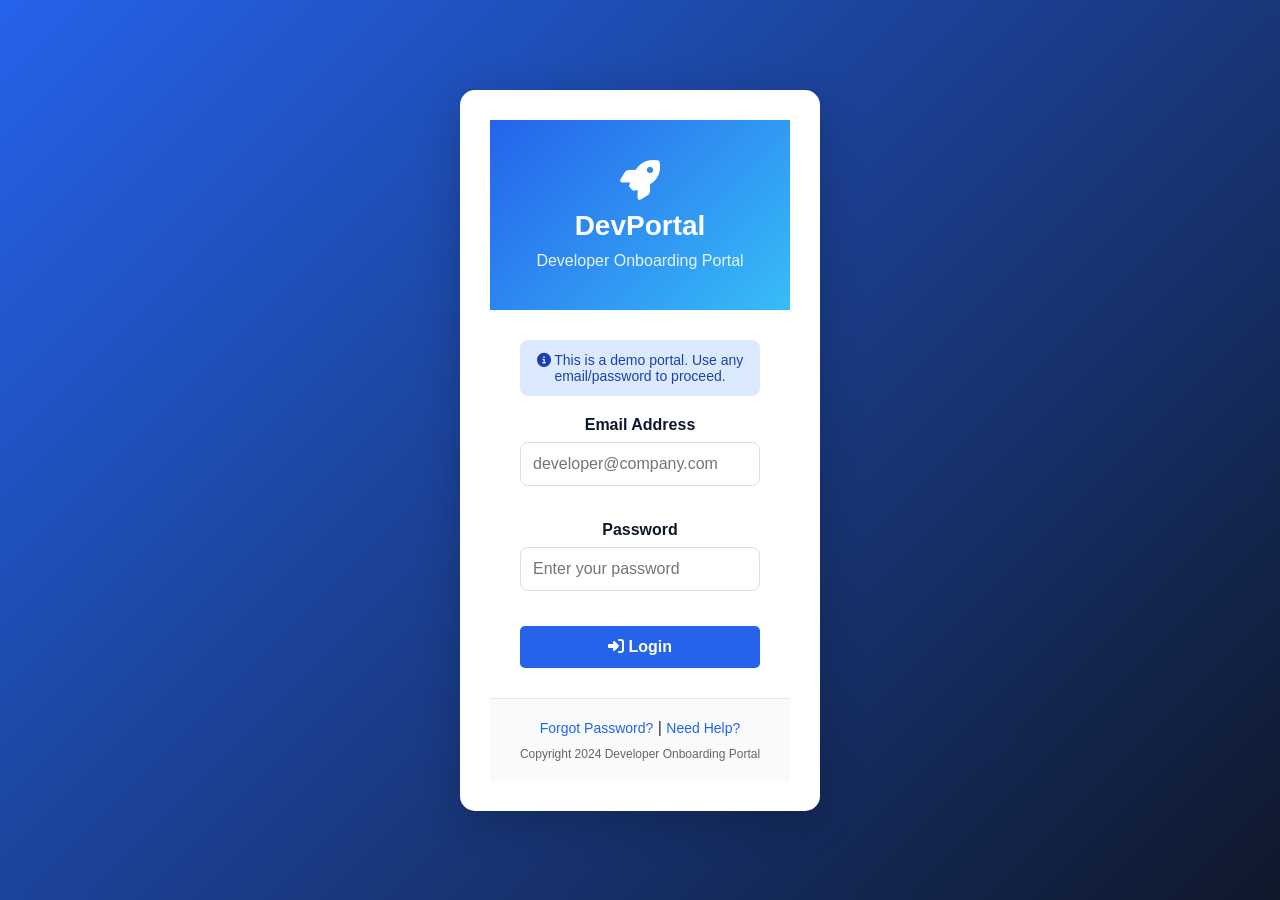
<file: login.html>
<!DOCTYPE html>
<html lang="en">
<head>
    <meta charset="UTF-8">
    <meta name="viewport" content="width=device-width, initial-scale=1.0">
    <title>Login - Developer Onboarding Portal</title>
    <link rel="stylesheet" href="css/style.css">
    <link rel="stylesheet" href="css/components.css">
    <link rel="stylesheet" href="https://cdnjs.cloudflare.com/ajax/libs/font-awesome/6.5.1/css/all.min.css">
    <style>
        body {
            display: flex !important;
            justify-content: center;
            align-items: center;
            min-height: 100vh;
            background: linear-gradient(135deg, #2563eb, #0f172a);
            margin: 0 !important;
        }
        .login-wrapper {
            width: 100%;
            max-width: 400px;
            padding: 20px;
        }
        .login-container {
            background: white;
            border-radius: 15px;
            box-shadow: 0 10px 40px rgba(0,0,0,0.2);
            overflow: hidden;
        }
        .login-header {
            background: linear-gradient(135deg, #2563eb, #38bdf8);
            color: white;
            padding: 40px 20px;
            text-align: center;
        }
        .login-header h1 {
            font-size: 28px;
            margin: 0 0 10px 0;
        }
        .login-header p {
            margin: 0;
            opacity: 0.9;
        }
        .login-body {
            padding: 30px;
        }
        .form-group {
            margin-bottom: 20px;
        }
        .form-group label {
            display: block;
            margin-bottom: 8px;
            font-weight: 600;
            color: #0f172a;
        }
        .form-group input {
            width: 100%;
            padding: 12px;
            border: 1px solid #ddd;
            border-radius: 8px;
            font-size: 16px;
            transition: border-color 0.3s;
            box-sizing: border-box;
        }
        .form-group input:focus {
            outline: none;
            border-color: #2563eb;
            box-shadow: 0 0 5px rgba(37, 99, 235, 0.3);
        }
        .login-button {
            width: 100%;
            padding: 12px;
            background: linear-gradient(135deg, #2563eb, #1d4ed8);
            color: white;
            border: none;
            border-radius: 8px;
            font-size: 16px;
            font-weight: 600;
            cursor: pointer;
            transition: transform 0.2s;
        }
        .login-button:hover {
            transform: translateY(-2px);
        }
        .login-footer {
            text-align: center;
            padding: 20px;
            background: #f9fafb;
            border-top: 1px solid #e5e7eb;
        }
        .login-footer a {
            color: #2563eb;
            text-decoration: none;
            font-size: 14px;
        }
        .login-footer a:hover {
            text-decoration: underline;
        }
        .demo-info {
            background: #dbeafe;
            color: #1e40af;
            padding: 12px;
            border-radius: 8px;
            font-size: 14px;
            margin-bottom: 20px;
        }
    </style>
</head>
<body>
    <div class="login-wrapper">
        <div class="login-container">
            <div class="login-header">
                <i class="fas fa-rocket" style="font-size: 40px; margin-bottom: 10px; display: block;"></i>
                <h1>DevPortal</h1>
                <p>Developer Onboarding Portal</p>
            </div>
            <div class="login-body">
                <div class="demo-info">
                    <i class="fas fa-info-circle"></i>
                    This is a demo portal. Use any email/password to proceed.
                </div>
                <form onsubmit="handleLogin(event)">
                    <div class="form-group">
                        <label for="email">Email Address</label>
                        <input type="email" id="email" name="email" placeholder="developer@company.com" required>
                    </div>
                    <div class="form-group">
                        <label for="password">Password</label>
                        <input type="password" id="password" name="password" placeholder="Enter your password" required>
                    </div>
                    <button type="submit" class="login-button">
                        <i class="fas fa-sign-in-alt"></i> Login
                    </button>
                </form>
            </div>
            <div class="login-footer">
                <p><a href="#">Forgot Password?</a> | <a href="#">Need Help?</a></p>
                <p style="font-size: 12px; color: #666; margin-top: 10px;">
                    Copyright 2024 Developer Onboarding Portal
                </p>
            </div>
        </div>
    </div>

    <script>
        function handleLogin(event) {
            event.preventDefault();
            window.location.href = 'index.html';
        }
    </script>
</body>
</html>
</file>
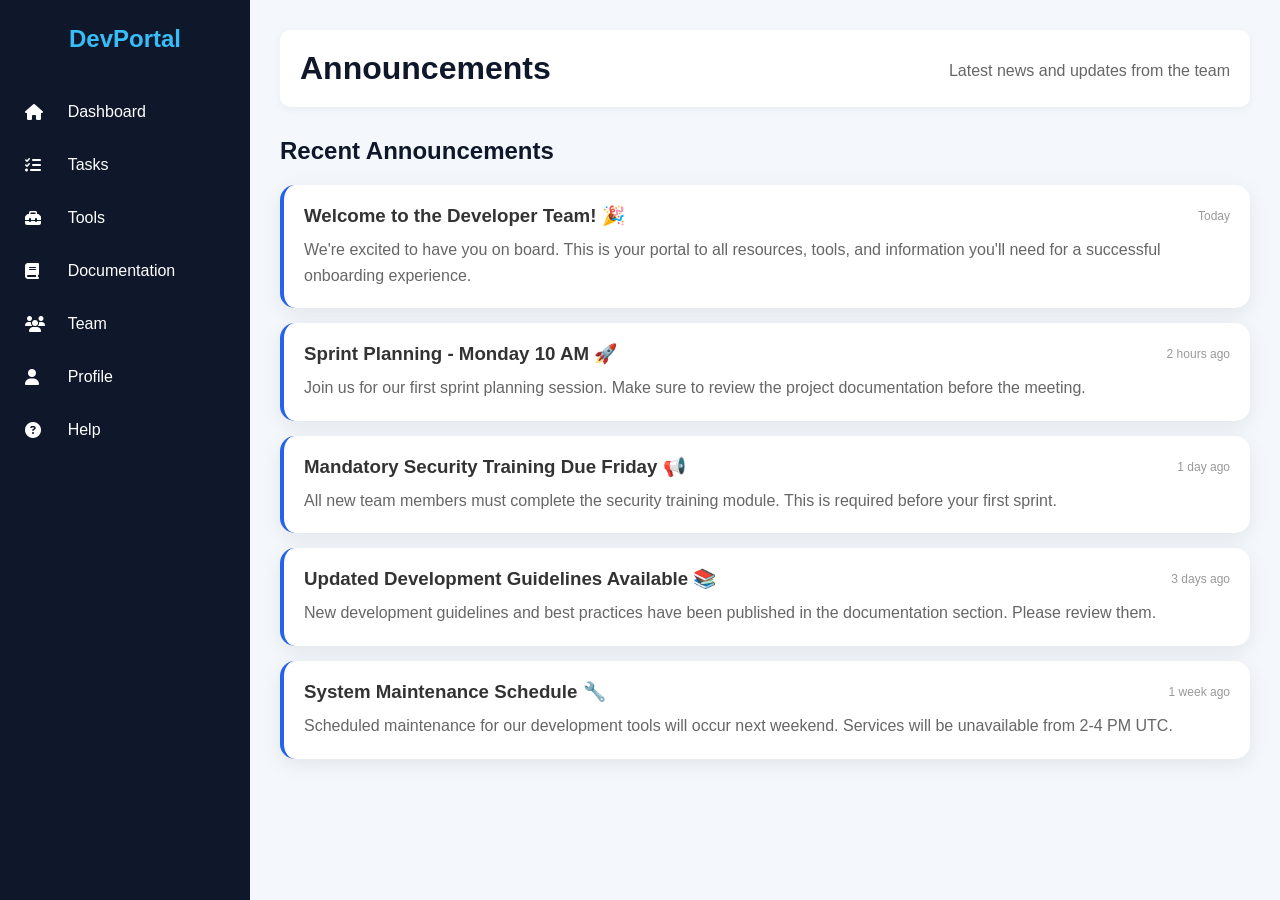
<file: pages/announcements.html>
<!DOCTYPE html>
<html lang="en">
<head>
    <meta charset="UTF-8">
    <meta name="viewport" content="width=device-width, initial-scale=1.0">
    <title>Announcements</title>
    <link rel="stylesheet" href="../css/style.css">
    <link rel="stylesheet" href="../css/components.css">
    <link rel="stylesheet" href="https://cdnjs.cloudflare.com/ajax/libs/font-awesome/6.5.1/css/all.min.css">
</head>
<body>
    <!-- Sidebar -->
    <div class="sidebar">
        <h2>DevPortal</h2>
        <ul>
            <li><i class="fas fa-home"></i><a href="../index.html">Dashboard</a></li>
            <li><i class="fas fa-list-check"></i><a href="tasks.html">Tasks</a></li>
            <li><i class="fas fa-toolbox"></i><a href="tools.html">Tools</a></li>
            <li><i class="fas fa-book"></i><a href="docs.html">Documentation</a></li>
            <li><i class="fas fa-users"></i><a href="team.html">Team</a></li>
            <li><i class="fas fa-user"></i><a href="profile.html">Profile</a></li>
            <li><i class="fas fa-question-circle"></i><a href="help.html">Help</a></li>
        </ul>
    </div>

    <!-- Main Content -->
    <div class="main">
        <header>
            <h1>Announcements</h1>
            <p>Latest news and updates from the team</p>
        </header>

        <h2 class="section-title">Recent Announcements</h2>
        <div class="announcements-list">
            <div class="announcement">
                <div class="announcement-header">
                    <h3>Welcome to the Developer Team! 🎉</h3>
                    <span class="date">Today</span>
                </div>
                <p>We're excited to have you on board. This is your portal to all resources, tools, and information you'll need for a successful onboarding experience.</p>
            </div>
            <div class="announcement">
                <div class="announcement-header">
                    <h3>Sprint Planning - Monday 10 AM 🚀</h3>
                    <span class="date">2 hours ago</span>
                </div>
                <p>Join us for our first sprint planning session. Make sure to review the project documentation before the meeting.</p>
            </div>
            <div class="announcement">
                <div class="announcement-header">
                    <h3>Mandatory Security Training Due Friday 📢</h3>
                    <span class="date">1 day ago</span>
                </div>
                <p>All new team members must complete the security training module. This is required before your first sprint.</p>
            </div>
            <div class="announcement">
                <div class="announcement-header">
                    <h3>Updated Development Guidelines Available 📚</h3>
                    <span class="date">3 days ago</span>
                </div>
                <p>New development guidelines and best practices have been published in the documentation section. Please review them.</p>
            </div>
            <div class="announcement">
                <div class="announcement-header">
                    <h3>System Maintenance Schedule 🔧</h3>
                    <span class="date">1 week ago</span>
                </div>
                <p>Scheduled maintenance for our development tools will occur next weekend. Services will be unavailable from 2-4 PM UTC.</p>
            </div>
        </div>
    </div>

    <script src="../js/script.js"></script>
</body>
</html>
</file>
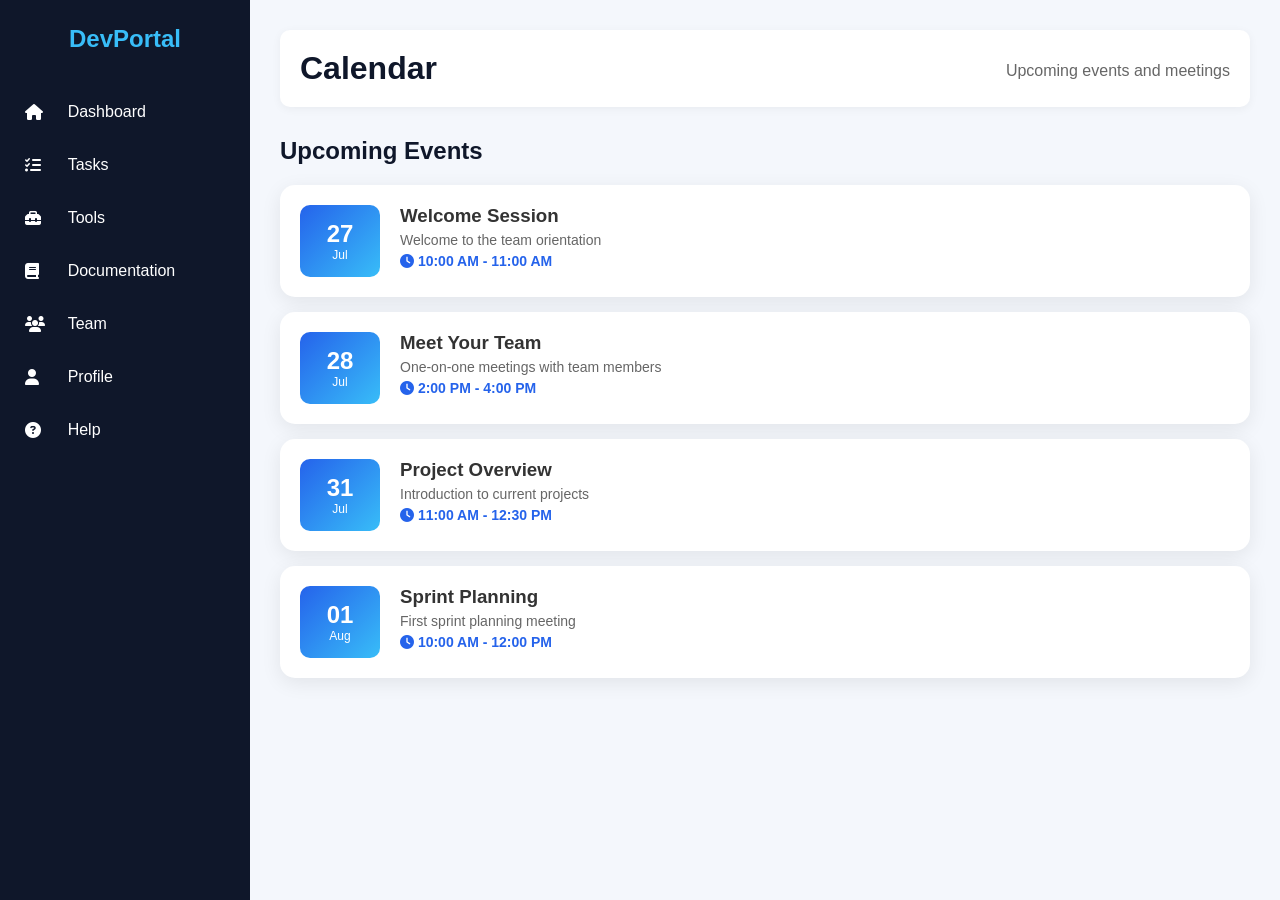
<file: pages/calendar.html>
<!DOCTYPE html>
<html lang="en">
<head>
    <meta charset="UTF-8">
    <meta name="viewport" content="width=device-width, initial-scale=1.0">
    <title>Calendar</title>
    <link rel="stylesheet" href="../css/style.css">
    <link rel="stylesheet" href="../css/components.css">
    <link rel="stylesheet" href="https://cdnjs.cloudflare.com/ajax/libs/font-awesome/6.5.1/css/all.min.css">
</head>
<body>
    <!-- Sidebar -->
    <div class="sidebar">
        <h2>DevPortal</h2>
        <ul>
            <li><i class="fas fa-home"></i><a href="../index.html">Dashboard</a></li>
            <li><i class="fas fa-list-check"></i><a href="tasks.html">Tasks</a></li>
            <li><i class="fas fa-toolbox"></i><a href="tools.html">Tools</a></li>
            <li><i class="fas fa-book"></i><a href="docs.html">Documentation</a></li>
            <li><i class="fas fa-users"></i><a href="team.html">Team</a></li>
            <li><i class="fas fa-user"></i><a href="profile.html">Profile</a></li>
            <li><i class="fas fa-question-circle"></i><a href="help.html">Help</a></li>
        </ul>
    </div>

    <!-- Main Content -->
    <div class="main">
        <header>
            <h1>Calendar</h1>
            <p>Upcoming events and meetings</p>
        </header>

        <h2 class="section-title">Upcoming Events</h2>
        <div class="events-list">
            <div class="event-card">
                <div class="event-date">
                    <span class="day">27</span>
                    <span class="month">Jul</span>
                </div>
                <div class="event-info">
                    <h3>Welcome Session</h3>
                    <p>Welcome to the team orientation</p>
                    <p class="time"><i class="fas fa-clock"></i> 10:00 AM - 11:00 AM</p>
                </div>
            </div>
            <div class="event-card">
                <div class="event-date">
                    <span class="day">28</span>
                    <span class="month">Jul</span>
                </div>
                <div class="event-info">
                    <h3>Meet Your Team</h3>
                    <p>One-on-one meetings with team members</p>
                    <p class="time"><i class="fas fa-clock"></i> 2:00 PM - 4:00 PM</p>
                </div>
            </div>
            <div class="event-card">
                <div class="event-date">
                    <span class="day">31</span>
                    <span class="month">Jul</span>
                </div>
                <div class="event-info">
                    <h3>Project Overview</h3>
                    <p>Introduction to current projects</p>
                    <p class="time"><i class="fas fa-clock"></i> 11:00 AM - 12:30 PM</p>
                </div>
            </div>
            <div class="event-card">
                <div class="event-date">
                    <span class="day">01</span>
                    <span class="month">Aug</span>
                </div>
                <div class="event-info">
                    <h3>Sprint Planning</h3>
                    <p>First sprint planning meeting</p>
                    <p class="time"><i class="fas fa-clock"></i> 10:00 AM - 12:00 PM</p>
                </div>
            </div>
        </div>
    </div>

    <script src="../js/script.js"></script>
</body>
</html>
</file>
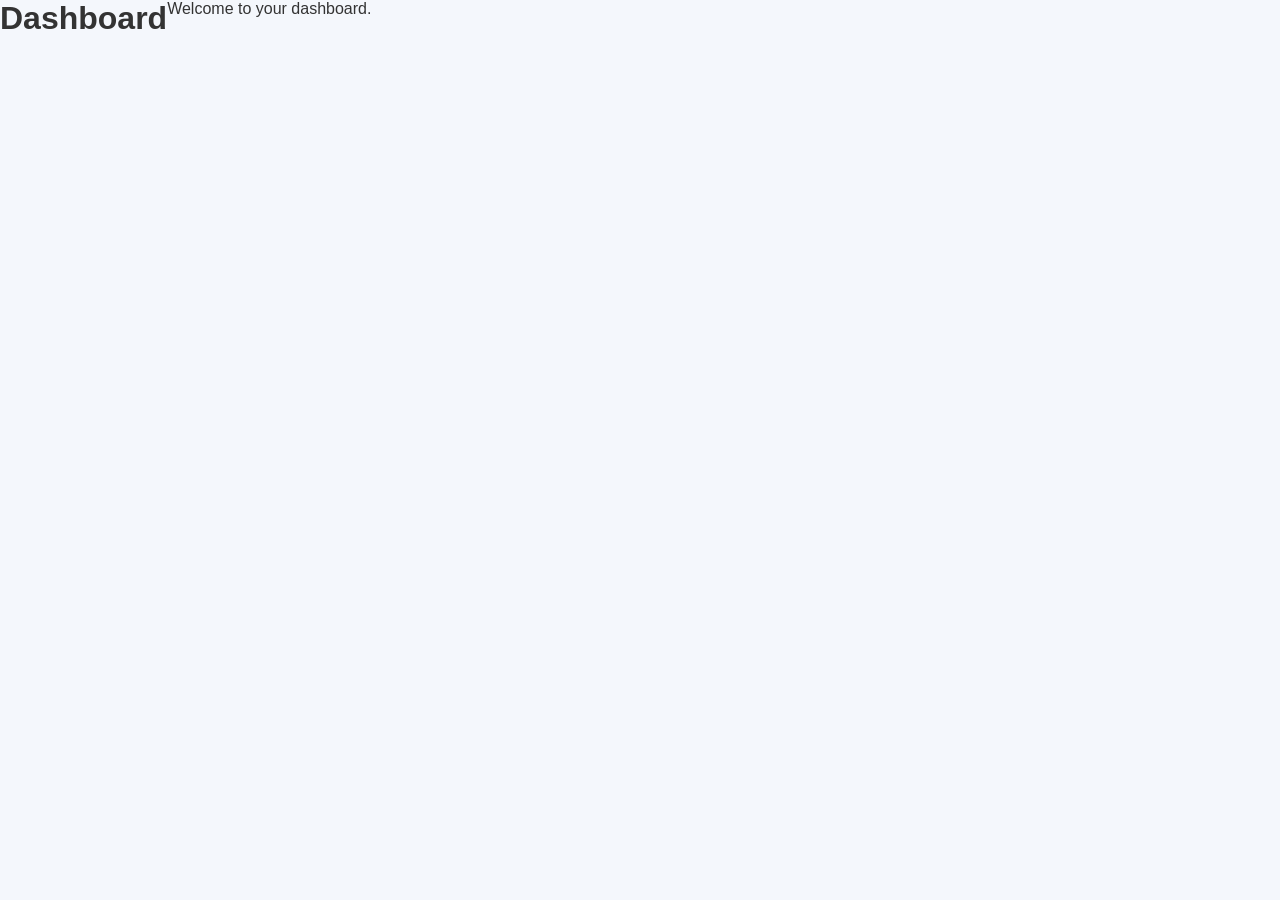
<file: pages/dashboard.html>
<!DOCTYPE html>
<html lang="en">
<head>
    <meta charset="UTF-8">
    <meta name="viewport" content="width=device-width, initial-scale=1.0">
    <title>Dashboard</title>
    <link rel="stylesheet" href="../css/style.css">
    <link rel="stylesheet" href="../css/dashboard.css">
</head>
<body>
    <h1>Dashboard</h1>
    <p>Welcome to your dashboard.</p>
    <script src="../js/dashboard.js"></script>
</body>
</html>
</file>
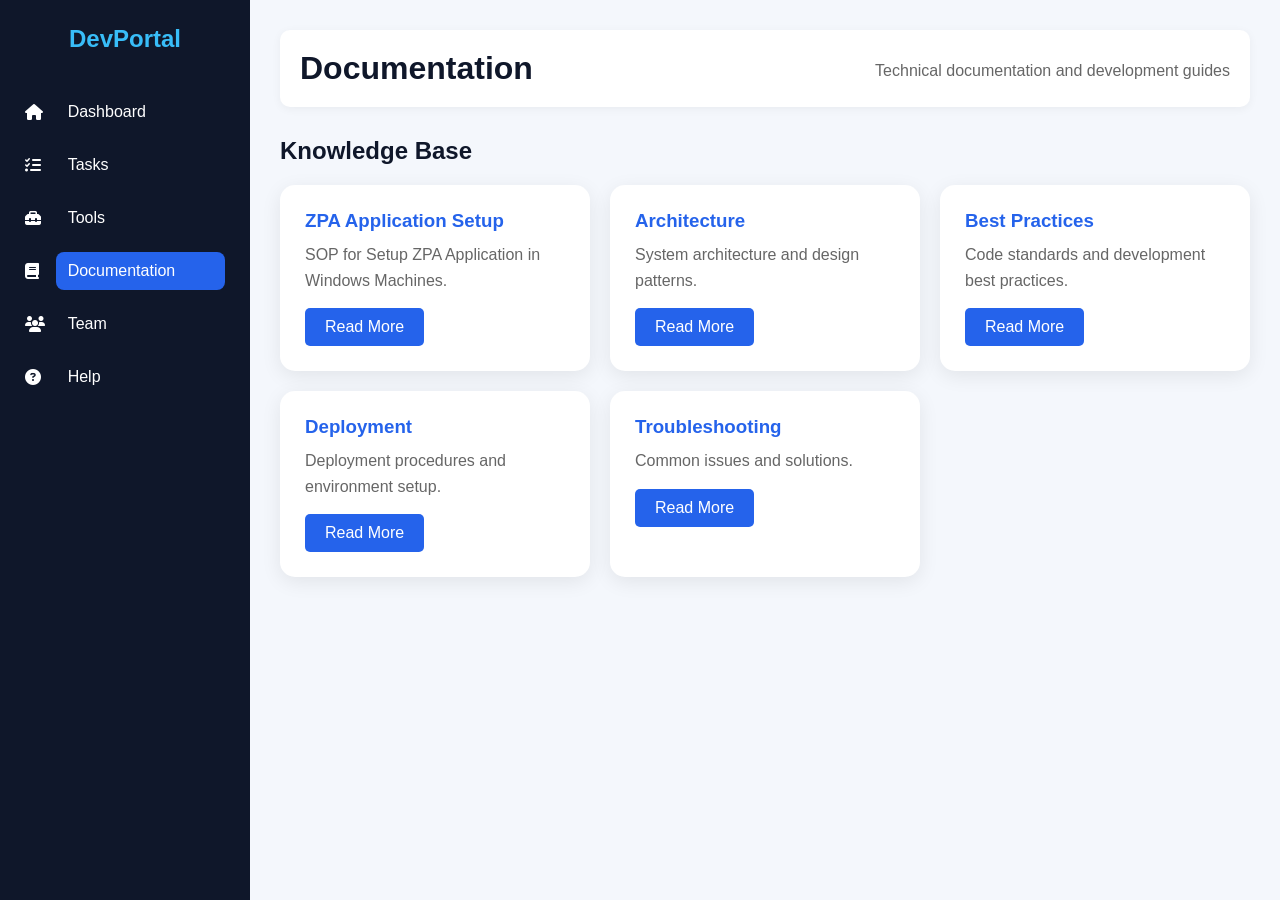
<file: pages/docs.html>
<!DOCTYPE html>
<html lang="en">
<head>
    <meta charset="UTF-8">
    <meta name="viewport" content="width=device-width, initial-scale=1.0">
    <title>Documentation</title>
    <link rel="stylesheet" href="../css/style.css">
    <link rel="stylesheet" href="../css/components.css">
    <link rel="stylesheet" href="https://cdnjs.cloudflare.com/ajax/libs/font-awesome/6.5.1/css/all.min.css">
</head>
<body>
    <!-- Sidebar -->
    <div class="sidebar">
        <h2>DevPortal</h2>
        <ul>
            <li><i class="fas fa-home"></i><a href="../index.html">Dashboard</a></li>
            <li><i class="fas fa-list-check"></i><a href="tasks.html">Tasks</a></li>
            <li><i class="fas fa-toolbox"></i><a href="tools.html">Tools</a></li>
            <li class="active"><i class="fas fa-book"></i><a href="docs.html">Documentation</a></li>
            <li><i class="fas fa-users"></i><a href="team.html">Team</a></li>
            <li><i class="fas fa-question-circle"></i><a href="help.html">Help</a></li>
        </ul>
    </div>

    <!-- Main Content -->
    <div class="main">
        <header>
            <h1>Documentation</h1>
            <p>Technical documentation and development guides</p>
        </header>

        <h2 class="section-title">Knowledge Base</h2>
        <div class="docs-grid">
            <div class="doc-card">
                <h3>ZPA Application Setup</h3>
                <p>SOP for Setup ZPA Application in Windows Machines.</p>
                <a href="https://devstack.vwgroup.com/confluence/spaces/KI2TE/pages/3370019414/ZP+SOP+for+Setup+ZPA+Application+in+Window+Machines" target="_blank" class="btn btn-primary">Read More</a>
            </div>
            <div class="doc-card">
                <h3>Architecture</h3>
                <p>System architecture and design patterns.</p>
                <a href="https://devstack.vwgroup.com/confluence/spaces/KI2TE/pages/2463770970/ZP+S-AD-Solution+Architecture" target="_blank" class="btn btn-primary">Read More</a>
            </div>
            <div class="doc-card">
                <h3>Best Practices</h3>
                <p>Code standards and development best practices.</p>
                <a href="https://devstack.vwgroup.com/confluence/spaces/KI2TE/pages/3743757700/ZP+Best+Practices?src=contextnavpagetreemode" target="_blank" class="btn btn-primary">Read More</a>
            </div>
            <div class="doc-card">
                <h3>Deployment</h3>
                <p>Deployment procedures and environment setup.</p>
                <a href="https://devstack.vwgroup.com/confluence/spaces/KI2TE/pages/3621849985/ZP+SOP+for+ZPA+Deployment+Process" target="_blank" class="btn btn-primary">Read More</a>
            </div>
            <div class="doc-card">
                <h3>Troubleshooting</h3>
                <p>Common issues and solutions.</p>
                <a href="#" class="btn btn-primary">Read More</a>
            </div>
        </div>
    </div>

    <script src="../js/script.js"></script>
</body>
</html>
</file>
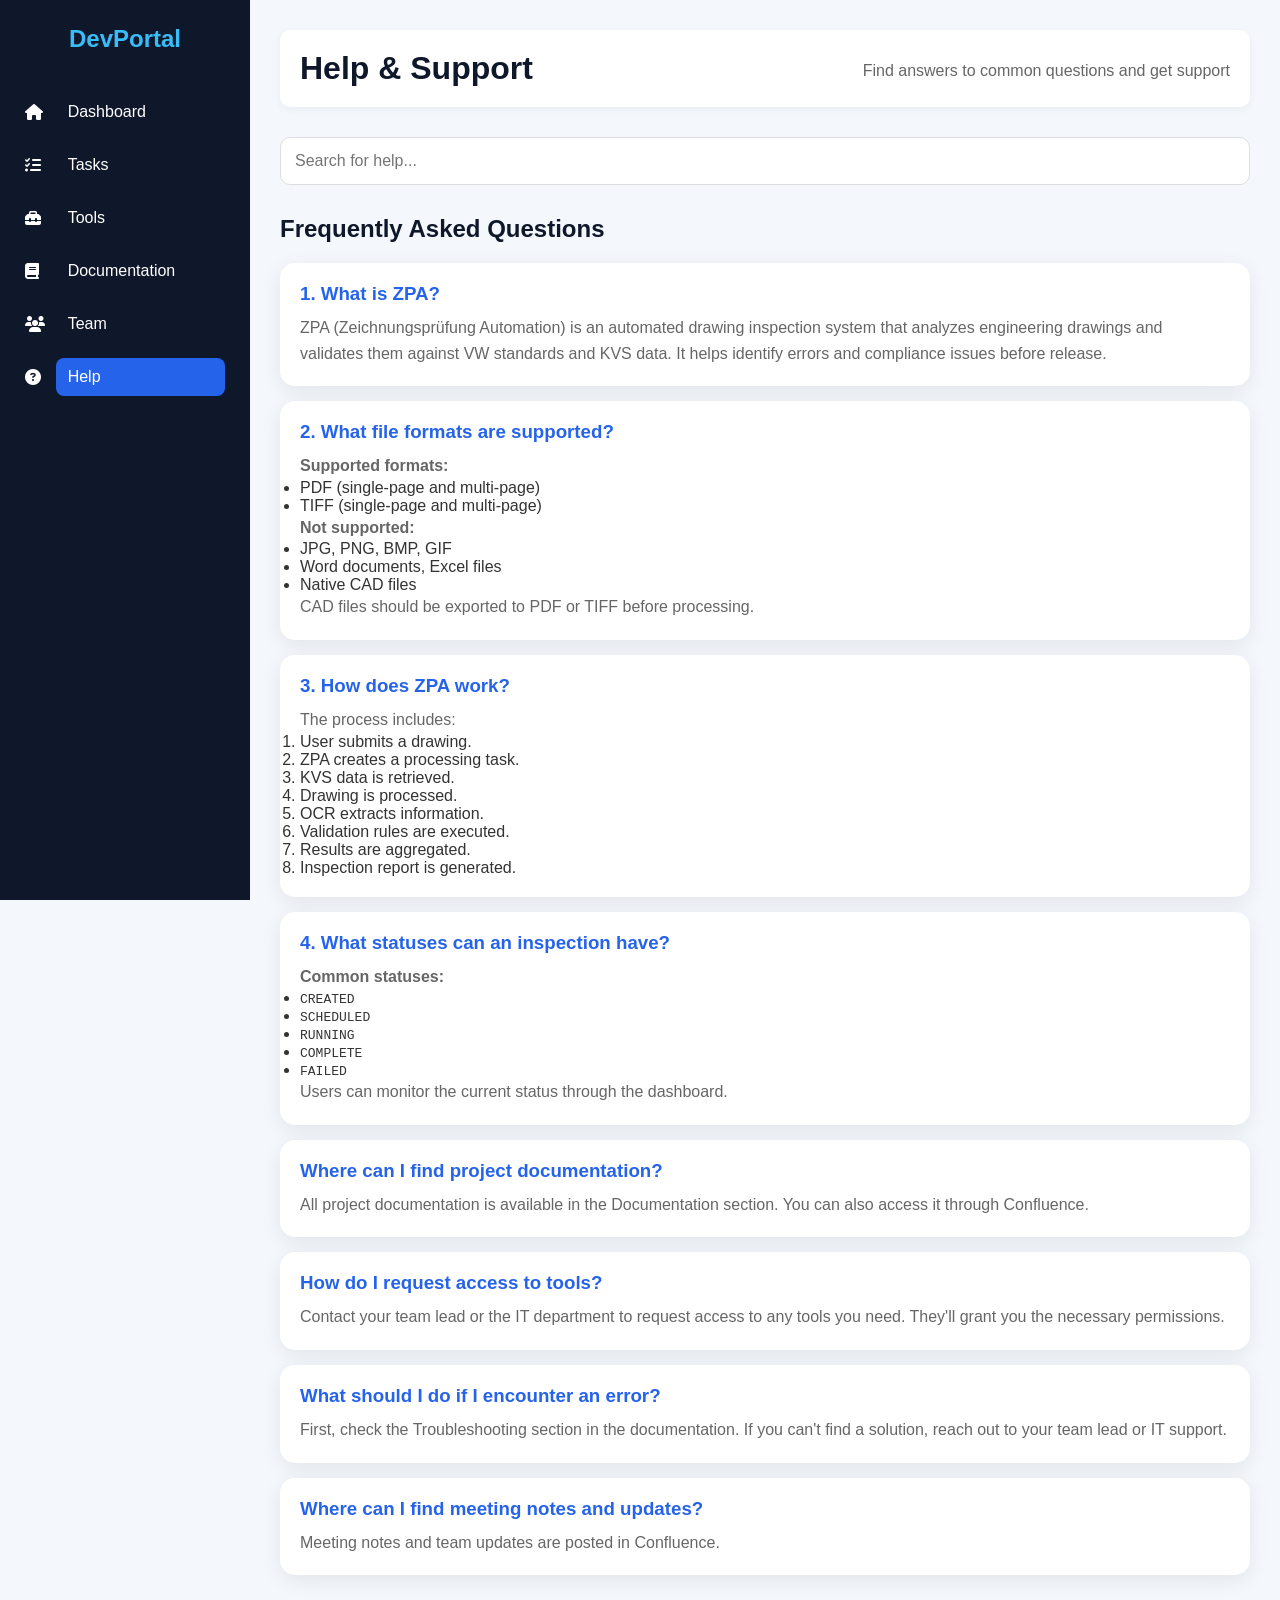
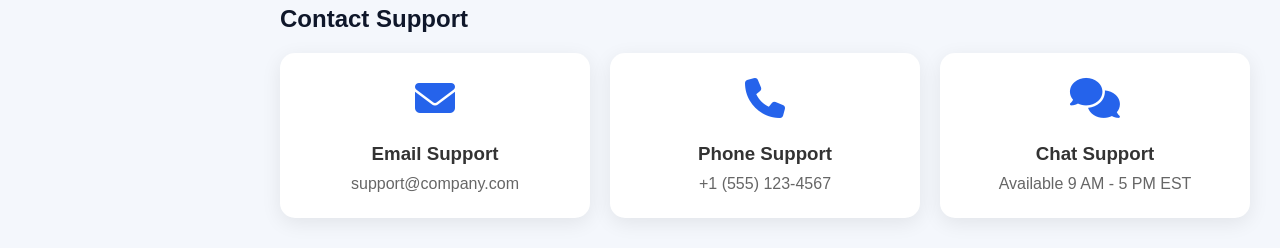
<file: pages/help.html>
<!DOCTYPE html>
<html lang="en">
<head>
    <meta charset="UTF-8">
    <meta name="viewport" content="width=device-width, initial-scale=1.0">
    <title>Help</title>
    <link rel="stylesheet" href="../css/style.css">
    <link rel="stylesheet" href="../css/components.css">
    <link rel="stylesheet" href="https://cdnjs.cloudflare.com/ajax/libs/font-awesome/6.5.1/css/all.min.css">
</head>
<body>
    <!-- Sidebar -->
    <div class="sidebar">
        <h2>DevPortal</h2>
        <ul>
            <li><i class="fas fa-home"></i><a href="../index.html">Dashboard</a></li>
            <li><i class="fas fa-list-check"></i><a href="tasks.html">Tasks</a></li>
            <li><i class="fas fa-toolbox"></i><a href="tools.html">Tools</a></li>
            <li><i class="fas fa-book"></i><a href="docs.html">Documentation</a></li>
            <li><i class="fas fa-users"></i><a href="team.html">Team</a></li>
            <li class="active"><i class="fas fa-question-circle"></i><a href="help.html">Help</a></li>
        </ul>
    </div>

    <!-- Main Content -->
    <div class="main">
        <header>
            <h1>Help & Support</h1>
            <p>Find answers to common questions and get support</p>
        </header>

        <div class="search-box">
            <input type="text" placeholder="Search for help...">
        </div>

        <h2 class="section-title">Frequently Asked Questions</h2>
        <div class="faq-container">

            <div class="faq-item">
                <h3>1. What is ZPA?</h3>
                <p>ZPA (Zeichnungsprüfung Automation) is an automated drawing inspection system that analyzes engineering drawings and validates them against VW standards and KVS data. It helps identify errors and compliance issues before release.</p>
            </div>

            <div class="faq-item">
                <h3>2. What file formats are supported?</h3>
                <p><strong>Supported formats:</strong></p>
                <ul>
                    <li>PDF (single-page and multi-page)</li>
                    <li>TIFF (single-page and multi-page)</li>
                </ul>
                <p><strong>Not supported:</strong></p>
                <ul>
                    <li>JPG, PNG, BMP, GIF</li>
                    <li>Word documents, Excel files</li>
                    <li>Native CAD files</li>
                </ul>
                <p>CAD files should be exported to PDF or TIFF before processing.</p>
            </div>

            <div class="faq-item">
                <h3>3. How does ZPA work?</h3>
                <p>The process includes:</p>
                <ol>
                    <li>User submits a drawing.</li>
                    <li>ZPA creates a processing task.</li>
                    <li>KVS data is retrieved.</li>
                    <li>Drawing is processed.</li>
                    <li>OCR extracts information.</li>
                    <li>Validation rules are executed.</li>
                    <li>Results are aggregated.</li>
                    <li>Inspection report is generated.</li>
                </ol>
            </div>

            <div class="faq-item">
                <h3>4. What statuses can an inspection have?</h3>
                <p><strong>Common statuses:</strong></p>
                <ul>
                    <li><code>CREATED</code></li>
                    <li><code>SCHEDULED</code></li>
                    <li><code>RUNNING</code></li>
                    <li><code>COMPLETE</code></li>
                    <li><code>FAILED</code></li>
                </ul>
                <p>Users can monitor the current status through the dashboard.</p>
            </div>

            <div class="faq-item">
                <h3>Where can I find project documentation?</h3>
                <p>All project documentation is available in the Documentation section. You can also access it through Confluence.</p>
            </div>
            <div class="faq-item">
                <h3>How do I request access to tools?</h3>
                <p>Contact your team lead or the IT department to request access to any tools you need. They'll grant you the necessary permissions.</p>
            </div>
            <div class="faq-item">
                <h3>What should I do if I encounter an error?</h3>
                <p>First, check the Troubleshooting section in the documentation. If you can't find a solution, reach out to your team lead or IT support.</p>
            </div>
            <div class="faq-item">
                <h3>Where can I find meeting notes and updates?</h3>
                <p>Meeting notes and team updates are posted in Confluence.</p>
            </div>
        </div>

        <h2 class="section-title">Contact Support</h2>
        <div class="support-contacts">
            <div class="contact-card">
                <i class="fas fa-envelope"></i>
                <h3>Email Support</h3>
                <p>support@company.com</p>
            </div>
            <div class="contact-card">
                <i class="fas fa-phone"></i>
                <h3>Phone Support</h3>
                <p>+1 (555) 123-4567</p>
            </div>
            <div class="contact-card">
                <i class="fas fa-comments"></i>
                <h3>Chat Support</h3>
                <p>Available 9 AM - 5 PM EST</p>
            </div>
        </div>
    </div>

    <script src="../js/script.js"></script>
</body>
</html>
</file>
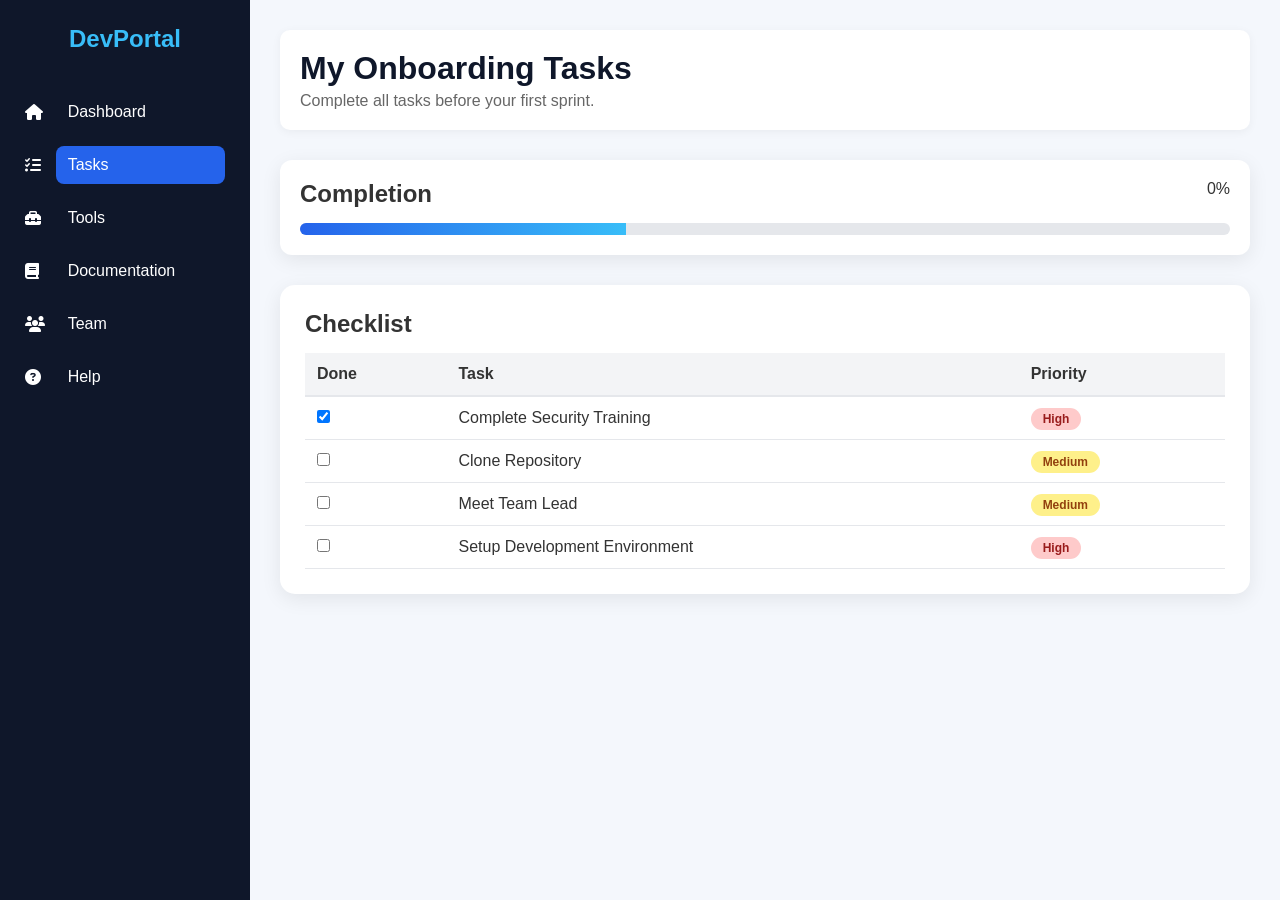
<file: pages/tasks.html>
<!DOCTYPE html>
<html lang="en">
<head>
    <meta charset="UTF-8">
    <meta name="viewport" content="width=device-width, initial-scale=1.0">
    <title>My Tasks</title>
    <link rel="stylesheet" href="../css/style.css">
    <link rel="stylesheet" href="../css/components.css">
    <link rel="stylesheet" href="https://cdnjs.cloudflare.com/ajax/libs/font-awesome/6.5.1/css/all.min.css">
</head>
<body>
    <!-- Sidebar -->
    <div class="sidebar">
        <h2>DevPortal</h2>
        <ul>
            <li><i class="fas fa-home"></i><a href="../index.html">Dashboard</a></li>
            <li class="active"><i class="fas fa-list-check"></i><a href="tasks.html">Tasks</a></li>
            <li><i class="fas fa-toolbox"></i><a href="tools.html">Tools</a></li>
            <li><i class="fas fa-book"></i><a href="docs.html">Documentation</a></li>
            <li><i class="fas fa-users"></i><a href="team.html">Team</a></li>
            <li><i class="fas fa-question-circle"></i><a href="help.html">Help</a></li>
        </ul>
    </div>

    <!-- Main Content -->
    <div class="main">
        <header>
            <div>
                <h1>My Onboarding Tasks</h1>
                <p>Complete all tasks before your first sprint.</p>
            </div>
        </header>

        <!-- Progress Card -->
        <div class="progress-card">
            <div class="title">
                <h2>Completion</h2>
                <span id="percent">0%</span>
            </div>
            <div class="progress">
                <div class="progress-bar" id="taskProgress" style="width: 0%"></div>
            </div>
        </div>

        <!-- Task Checklist -->
        <div class="tasks-table">
            <h2>Checklist</h2>
            <table>
                <thead>
                    <tr>
                        <th>Done</th>
                        <th>Task</th>
                        <th>Priority</th>
                    </tr>
                </thead>
                <tbody>
                    <tr>
                        <td><input type="checkbox" checked></td>
                        <td>Complete Security Training</td>
                        <td><span class="badge high">High</span></td>
                    </tr>
                    <tr>
                        <td><input type="checkbox"></td>
                        <td>Clone Repository</td>
                        <td><span class="badge medium">Medium</span></td>
                    </tr>
                    <tr>
                        <td><input type="checkbox"></td>
                        <td>Meet Team Lead</td>
                        <td><span class="badge medium">Medium</span></td>
                    </tr>
                    <tr>
                        <td><input type="checkbox"></td>
                        <td>Setup Development Environment</td>
                        <td><span class="badge high">High</span></td>
                    </tr>
                </tbody>
            </table>
        </div>
    </div>

    <script src="../js/dashboard.js"></script>
</body>
</html>
</file>
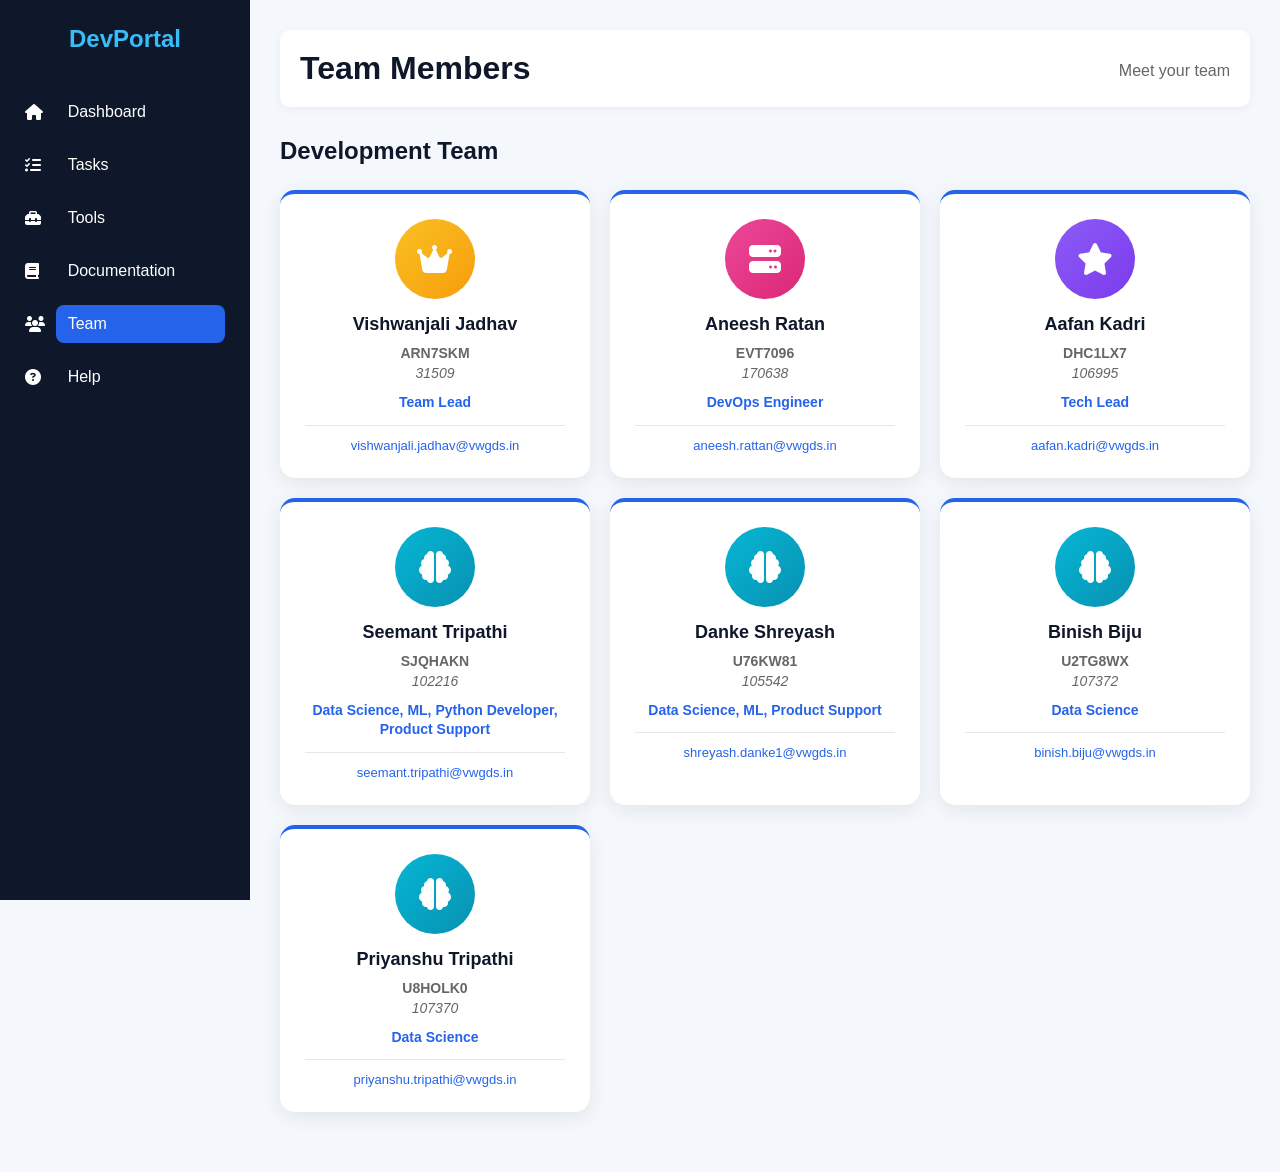
<file: pages/team.html>
<!DOCTYPE html>
<html lang="en">
<head>
    <meta charset="UTF-8">
    <meta name="viewport" content="width=device-width, initial-scale=1.0">
    <title>Team</title>
    <link rel="stylesheet" href="../css/style.css">
    <link rel="stylesheet" href="../css/components.css">
    <link rel="stylesheet" href="https://cdnjs.cloudflare.com/ajax/libs/font-awesome/6.5.1/css/all.min.css">
</head>
<body>
    <!-- Sidebar -->
    <div class="sidebar">
        <h2>DevPortal</h2>
        <ul>
            <li><i class="fas fa-home"></i><a href="../index.html">Dashboard</a></li>
            <li><i class="fas fa-list-check"></i><a href="tasks.html">Tasks</a></li>
            <li><i class="fas fa-toolbox"></i><a href="tools.html">Tools</a></li>
            <li><i class="fas fa-book"></i><a href="docs.html">Documentation</a></li>
            <li class="active"><i class="fas fa-users"></i><a href="team.html">Team</a></li>
            <li><i class="fas fa-question-circle"></i><a href="help.html">Help</a></li>
        </ul>
    </div>

    <!-- Main Content -->
    <div class="main">
        <header>
            <h1>Team Members</h1>
            <p>Meet your team</p>
        </header>

        <h2 class="section-title">Development Team</h2>
        <div class="team-grid">
            <div class="team-card">
                <div class="team-avatar team-lead">
                    <i class="fas fa-crown"></i>
                </div>
                <h3>Vishwanjali Jadhav</h3>
                <p class="emp-id">ARN7SKM</p>
                <p class="serial-no">31509</p>
                <p class="role">Team Lead</p>
                <p class="email"><a href="mailto:vishwanjali.jadhav@vwgds.in">vishwanjali.jadhav@vwgds.in</a></p>
            </div>
            <div class="team-card">
                <div class="team-avatar devops">
                    <i class="fas fa-server"></i>
                </div>
                <h3>Aneesh Ratan</h3>
                <p class="emp-id">EVT7096</p>
                <p class="serial-no">170638</p>
                <p class="role">DevOps Engineer</p>
                <p class="email"><a href="mailto:aneesh.rattan@vwgds.in">aneesh.rattan@vwgds.in</a></p>
            </div>
            <div class="team-card">
                <div class="team-avatar tech-lead">
                    <i class="fas fa-star"></i>
                </div>
                <h3>Aafan Kadri</h3>
                <p class="emp-id">DHC1LX7</p>
                <p class="serial-no">106995</p>
                <p class="role">Tech Lead</p>
                <p class="email"><a href="mailto:aafan.kadri@vwgds.in">aafan.kadri@vwgds.in</a></p>
            </div>
            <div class="team-card">
                <div class="team-avatar data-science">
                    <i class="fas fa-brain"></i>
                </div>
                <h3>Seemant Tripathi</h3>
                <p class="emp-id">SJQHAKN</p>
                <p class="serial-no">102216</p>
                <p class="role">Data Science, ML, Python Developer, Product Support</p>
                <p class="email"><a href="mailto:seemant.tripathi@vwgds.in">seemant.tripathi@vwgds.in</a></p>
            </div>
            <div class="team-card">
                <div class="team-avatar data-science">
                    <i class="fas fa-brain"></i>
                </div>
                <h3>Danke Shreyash</h3>
                <p class="emp-id">U76KW81</p>
                <p class="serial-no">105542</p>
                <p class="role">Data Science, ML, Product Support</p>
                <p class="email"><a href="mailto:shreyash.danke1@vwgds.in">shreyash.danke1@vwgds.in</a></p>
            </div>
            <div class="team-card">
                <div class="team-avatar data-science">
                    <i class="fas fa-brain"></i>
                </div>
                <h3>Binish Biju</h3>
                <p class="emp-id">U2TG8WX</p>
                <p class="serial-no">107372</p>
                <p class="role">Data Science</p>
                <p class="email"><a href="mailto:binish.biju@vwgds.in">binish.biju@vwgds.in</a></p>
            </div>
            <div class="team-card">
                <div class="team-avatar data-science">
                    <i class="fas fa-brain"></i>
                </div>
                <h3>Priyanshu Tripathi</h3>
                <p class="emp-id">U8HOLK0</p>
                <p class="serial-no">107370</p>
                <p class="role">Data Science</p>
                <p class="email"><a href="mailto:priyanshu.tripathi@vwgds.in">priyanshu.tripathi@vwgds.in</a></p>
            </div>
        </div>
    </div>

    <script src="../js/script.js"></script>
</body>
</html>
</file>
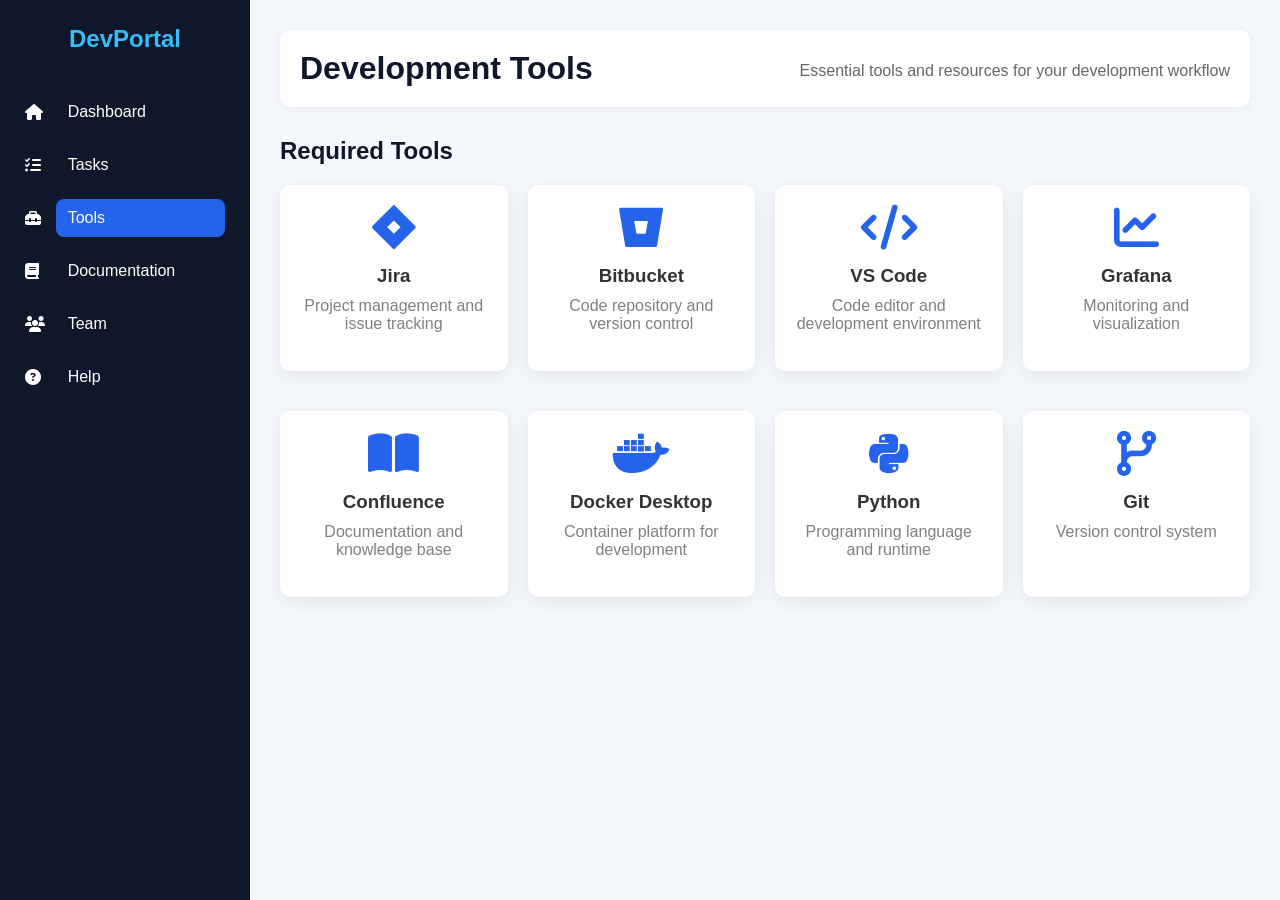
<file: pages/tools.html>
<!DOCTYPE html>
<html lang="en">
<head>
    <meta charset="UTF-8">
    <meta name="viewport" content="width=device-width, initial-scale=1.0">
    <title>Tools</title>
    <link rel="stylesheet" href="../css/style.css">
    <link rel="stylesheet" href="../css/components.css">
    <link rel="stylesheet" href="https://cdnjs.cloudflare.com/ajax/libs/font-awesome/6.5.1/css/all.min.css">
</head>
<body>
    <!-- Sidebar -->
    <div class="sidebar">
        <h2>DevPortal</h2>
        <ul>
            <li><i class="fas fa-home"></i><a href="../index.html">Dashboard</a></li>
            <li><i class="fas fa-list-check"></i><a href="tasks.html">Tasks</a></li>
            <li class="active"><i class="fas fa-toolbox"></i><a href="tools.html">Tools</a></li>
            <li><i class="fas fa-book"></i><a href="docs.html">Documentation</a></li>
            <li><i class="fas fa-users"></i><a href="team.html">Team</a></li>
            <li><i class="fas fa-question-circle"></i><a href="help.html">Help</a></li>
        </ul>
    </div>

    <!-- Main Content -->
    <div class="main">
        <header>
            <h1>Development Tools</h1>
            <p>Essential tools and resources for your development workflow</p>
        </header>

        <h2 class="section-title">Required Tools</h2>
        <div class="cards">
            <div class="card tool-card">
                <i class="fab fa-jira"></i>
                <h3>Jira</h3>
                <p>Project management and issue tracking</p>
            </div>
            <div class="card tool-card">
                <i class="fab fa-bitbucket"></i>
                <h3>Bitbucket</h3>
                <p>Code repository and version control</p>
            </div>
            <div class="card tool-card">
                <i class="fas fa-code"></i>
                <h3>VS Code</h3>
                <p>Code editor and development environment</p>
            </div>
            <div class="card tool-card">
                <i class="fas fa-chart-line"></i>
                <h3>Grafana</h3>
                <p>Monitoring and visualization</p>
            </div>
            <div class="card tool-card">
                <i class="fas fa-book-open"></i>
                <h3>Confluence</h3>
                <p>Documentation and knowledge base</p>
            </div>
            <div class="card tool-card">
                <i class="fab fa-docker"></i>
                <h3>Docker Desktop</h3>
                <p>Container platform for development</p>
            </div>
            <div class="card tool-card">
                <i class="fab fa-python"></i>
                <h3>Python</h3>
                <p>Programming language and runtime</p>
            </div>
            <div class="card tool-card">
                <i class="fas fa-code-branch"></i>
                <h3>Git</h3>
                <p>Version control system</p>
            </div>
        </div>
    </div>

    <script src="../js/script.js"></script>
</body>
</html>
</file>
<file: css/style.css>
/* Global Styles */
* {
    margin: 0;
    padding: 0;
    box-sizing: border-box;
}

body {
    font-family: 'Segoe UI', Tahoma, Geneva, Verdana, sans-serif;
    background: #f4f7fc;
    color: #333;
    display: flex;
}

/* Sidebar */
.sidebar {
    width: 250px;
    height: 100vh;
    background: #0f172a;
    color: white;
    position: fixed;
    left: 0;
    top: 0;
    padding: 25px;
    overflow-y: auto;
    z-index: 1000;
}

.sidebar h2 {
    text-align: center;
    margin-bottom: 40px;
    color: #38bdf8;
    font-size: 24px;
}

.sidebar ul {
    list-style: none;
}

.sidebar li {
    margin: 15px 0;
    display: flex;
    align-items: center;
}

.sidebar i {
    width: 25px;
    margin-right: 10px;
}

.sidebar a {
    color: white;
    text-decoration: none;
    display: flex;
    align-items: center;
    gap: 8px;
    padding: 10px 12px;
    border-radius: 8px;
    transition: 0.3s;
    width: 100%;
}

.sidebar a:hover,
.sidebar li.active a {
    background: #2563eb;
}

/* Main Content */
.main {
    margin-left: 250px;
    width: calc(100% - 250px);
    padding: 30px;
}

header {
    display: flex;
    justify-content: space-between;
    align-items: center;
    margin-bottom: 30px;
    background: white;
    padding: 20px;
    border-radius: 10px;
    box-shadow: 0 2px 10px rgba(0,0,0,0.05);
}

header h1 {
    font-size: 32px;
    color: #0f172a;
}

header p {
    color: #666;
    margin-top: 5px;
}

.profile {
    display: flex;
    align-items: center;
    gap: 15px;
}

.profile img {
    width: 45px;
    height: 45px;
    border-radius: 50%;
}

/* Cards Grid */
.cards {
    display: grid;
    grid-template-columns: repeat(auto-fit, minmax(220px, 1fr));
    gap: 20px;
    margin-bottom: 35px;
}

.card {
    background: white;
    padding: 25px;
    border-radius: 15px;
    text-align: center;
    box-shadow: 0 5px 20px rgba(0,0,0,0.08);
    transition: 0.3s;
}

.card:hover {
    transform: translateY(-8px);
}

.card i {
    font-size: 45px;
    color: #2563eb;
    margin-bottom: 15px;
}

.card h3 {
    margin-bottom: 10px;
}

.card p {
    color: gray;
    margin-bottom: 18px;
}

.card.tool-card .status {
    font-size: 12px;
    color: #666;
}

/* Progress Card */
.progress-card {
    background: white;
    padding: 20px;
    border-radius: 12px;
    box-shadow: 0 5px 20px rgba(0,0,0,0.08);
    margin-bottom: 30px;
}

.title {
    display: flex;
    justify-content: space-between;
    margin-bottom: 15px;
}

.progress {
    width: 100%;
    height: 12px;
    background: #e5e7eb;
    border-radius: 20px;
    overflow: hidden;
}

.progress-bar {
    height: 100%;
    background: linear-gradient(90deg, #2563eb, #38bdf8);
    transition: width 0.3s;
}

/* Timeline */
.timeline {
    background: white;
    padding: 25px;
    border-radius: 12px;
    box-shadow: 0 5px 20px rgba(0,0,0,0.08);
    margin-bottom: 30px;
}

.steps {
    display: flex;
    justify-content: space-between;
    margin-top: 20px;
}

.step {
    text-align: center;
    flex: 1;
    cursor: pointer;
    transition: transform 0.3s ease;
}

.step:hover {
    transform: scale(1.05);
}

.step-info {
    text-align: center;
    font-size: 13px;
    color: #666;
    margin-top: 15px;
    font-style: italic;
}

.step i {
    font-size: 28px;
    margin-bottom: 10px;
}

.complete i {
    color: green;
}

.current i {
    color: orange;
    animation: spin 2s linear infinite;
}

@keyframes spin {
    0% { transform: rotate(0deg); }
    100% { transform: rotate(360deg); }
}

/* Section Title */
.section-title {
    margin: 30px 0 20px 0;
    font-size: 24px;
    color: #0f172a;
}

/* Bottom Grid */
.bottom-grid {
    display: grid;
    grid-template-columns: 1fr 1fr;
    gap: 20px;
}

.tasks,
.announce {
    background: white;
    padding: 25px;
    border-radius: 15px;
    box-shadow: 0 5px 20px rgba(0,0,0,0.08);
}

.tasks ul {
    margin-top: 15px;
    list-style: none;
}

.tasks li {
    margin-bottom: 12px;
    padding-left: 20px;
}

.announce p {
    margin-top: 15px;
    line-height: 1.6;
}

/* Login Container */
.login-container {
    max-width: 400px;
    margin: 50px auto;
    padding: 30px;
    background: white;
    border-radius: 10px;
    box-shadow: 0 5px 20px rgba(0,0,0,0.1);
    text-align: center;
}

.login-container form {
    display: flex;
    flex-direction: column;
    gap: 15px;
    margin-top: 20px;
}

.login-container input {
    padding: 12px;
    border: 1px solid #ddd;
    border-radius: 5px;
    font-size: 16px;
}

.login-container button {
    padding: 12px;
    background: #2563eb;
    color: white;
    border: none;
    border-radius: 5px;
    cursor: pointer;
    font-size: 16px;
}

.login-container button:hover {
    background: #1d4ed8;
}

/* Header Controls */
.header-controls {
    display: flex;
    align-items: center;
    gap: 30px;
}

/* Toggle Switch */
.toggle-container {
    display: flex;
    align-items: center;
    gap: 12px;
    background: #f0f0f0;
    padding: 8px 12px;
    border-radius: 20px;
}

.toggle-label {
    font-size: 14px;
    font-weight: 500;
    color: #333;
    min-width: 70px;
    text-align: center;
}

.toggle-switch {
    position: relative;
    display: inline-block;
    width: 50px;
    height: 24px;
}

.toggle-switch input {
    opacity: 0;
    width: 0;
    height: 0;
}

.slider {
    position: absolute;
    cursor: pointer;
    top: 0;
    left: 0;
    right: 0;
    bottom: 0;
    background-color: #ccc;
    transition: 0.4s;
    border-radius: 24px;
}

.slider:before {
    position: absolute;
    content: "";
    height: 18px;
    width: 18px;
    left: 3px;
    bottom: 3px;
    background-color: white;
    transition: 0.4s;
    border-radius: 50%;
}

input:checked + .slider {
    background-color: #2563eb;
}

input:checked + .slider:before {
    transform: translateX(26px);
}

/* Role Sections */
.role-section {
    animation: fadeIn 0.3s ease-in;
}

@keyframes fadeIn {
    from {
        opacity: 0;
    }
    to {
        opacity: 1;
    }
}

/* DevOps Content */
.devops-content {
    background: white;
    padding: 25px;
    border-radius: 12px;
    box-shadow: 0 5px 20px rgba(0,0,0,0.08);
}

.checklist-header {
    border-bottom: 2px solid #2563eb;
    padding-bottom: 20px;
    margin-bottom: 30px;
}

.checklist-header h2 {
    font-size: 28px;
    color: #0f172a;
    margin-bottom: 8px;
}

.checklist-info {
    color: #999;
    font-size: 13px;
    font-style: italic;
}

/* Checklist Sections */
.checklist-section {
    margin-bottom: 30px;
    padding-bottom: 30px;
    border-bottom: 1px solid #e5e7eb;
}

.checklist-section:last-child {
    border-bottom: none;
}

.section-header {
    display: flex;
    align-items: center;
    gap: 12px;
    margin-bottom: 12px;
}

.section-header i {
    font-size: 22px;
    color: #2563eb;
    width: 28px;
}

.section-header h3 {
    font-size: 18px;
    color: #0f172a;
    margin: 0;
}

.section-requirement,
.section-info {
    color: #666;
    font-size: 14px;
    margin-bottom: 15px;
    line-height: 1.5;
    padding: 10px 12px;
    background: #f8f9fa;
    border-left: 3px solid #2563eb;
    border-radius: 4px;
}

.section-requirement strong {
    color: #0f172a;
    font-weight: 600;
}

/* Links Group */
.links-group {
    display: grid;
    grid-template-columns: repeat(auto-fit, minmax(250px, 1fr));
    gap: 12px;
    margin-top: 15px;
}

.checklist-link {
    display: flex;
    align-items: center;
    gap: 12px;
    padding: 12px 15px;
    background: linear-gradient(135deg, #f5f7fa 0%, #fff 100%);
    border: 1px solid #e5e7eb;
    border-radius: 8px;
    text-decoration: none;
    color: #2563eb;
    transition: all 0.3s ease;
    font-size: 14px;
    font-weight: 500;
}

.checklist-link:hover {
    background: linear-gradient(135deg, #2563eb 0%, #1d4ed8 100%);
    color: white;
    border-color: #2563eb;
    transform: translateX(4px);
    box-shadow: 0 4px 12px rgba(37, 99, 235, 0.2);
}

.checklist-link i {
    font-size: 16px;
    min-width: 16px;
    text-align: center;
}

/* DevOps Only Section */
.devops-only-section {
    margin-top: 40px;
    padding-top: 40px;
    border-top: 3px dashed #fbbf24;
    background: linear-gradient(to bottom, rgba(251, 191, 36, 0.03) 0%, transparent 100%);
    border-radius: 8px;
    padding-left: 20px;
    padding-right: 20px;
    padding-bottom: 20px;
}

.devops-only-section h2 {
    font-size: 24px;
    color: #b45309;
    margin-bottom: 25px;
    display: flex;
    align-items: center;
    gap: 10px;
}

.devops-only-section h2 i {
    font-size: 28px;
}

/* Team Grid */
.team-grid {
    display: grid;
    grid-template-columns: repeat(auto-fit, minmax(280px, 1fr));
    gap: 25px;
    margin-top: 25px;
}

.team-card {
    background: white;
    border-radius: 12px;
    padding: 25px;
    text-align: center;
    box-shadow: 0 4px 15px rgba(0,0,0,0.1);
    transition: all 0.3s ease;
    border-top: 4px solid #2563eb;
}

.team-card:hover {
    transform: translateY(-8px);
    box-shadow: 0 8px 25px rgba(0,0,0,0.15);
}

.team-avatar {
    width: 80px;
    height: 80px;
    border-radius: 50%;
    margin: 0 auto 15px;
    display: flex;
    align-items: center;
    justify-content: center;
    font-size: 32px;
    color: white;
}

.team-avatar.team-lead {
    background: linear-gradient(135deg, #fbbf24 0%, #f59e0b 100%);
}

.team-avatar.devops {
    background: linear-gradient(135deg, #ec4899 0%, #db2777 100%);
}

.team-avatar.tech-lead {
    background: linear-gradient(135deg, #8b5cf6 0%, #7c3aed 100%);
}

.team-avatar.data-science {
    background: linear-gradient(135deg, #06b6d4 0%, #0891b2 100%);
}

.team-card h3 {
    font-size: 18px;
    color: #0f172a;
    margin-bottom: 8px;
}

.emp-id {
    color: #666;
    font-size: 13px;
    font-weight: 600;
    margin-bottom: 4px;
}

.serial-no {
    color: #999;
    font-size: 12px;
    margin-bottom: 12px;
    font-style: italic;
}

.team-card .role {
    color: #2563eb;
    font-size: 14px;
    font-weight: 500;
    margin: 12px 0;
    line-height: 1.4;
}

.team-card .email {
    margin-top: 12px;
    padding-top: 12px;
    border-top: 1px solid #e5e7eb;
}

.team-card .email a {
    color: #2563eb;
    text-decoration: none;
    font-size: 13px;
    transition: color 0.3s;
}

.team-card .email a:hover {
    color: #1d4ed8;
    text-decoration: underline;
}
</file>
<file: css/components.css>
/* Component Styles */

/* Button Component */
.btn {
    padding: 10px 20px;
    border: none;
    border-radius: 5px;
    cursor: pointer;
    font-size: 16px;
    transition: 0.3s;
    text-decoration: none;
    display: inline-block;
}

.btn-primary {
    background: #2563eb;
    color: white;
}

.btn-primary:hover {
    background: #1d4ed8;
}

.btn-secondary {
    background: #6b7280;
    color: white;
}

/* Badge Component */
.badge {
    padding: 4px 12px;
    border-radius: 20px;
    font-size: 12px;
    font-weight: bold;
}

.badge.high {
    background: #fecaca;
    color: #991b1b;
}

.badge.medium {
    background: #fef08a;
    color: #92400e;
}

.badge.low {
    background: #d1fae5;
    color: #065f46;
}

/* Card Component */
.card {
    background: white;
    border-radius: 10px;
    box-shadow: 0 5px 20px rgba(0,0,0,0.08);
    padding: 20px;
    margin-bottom: 20px;
}

/* Team Grid */
.team-grid {
    display: grid;
    grid-template-columns: repeat(auto-fit, minmax(280px, 1fr));
    gap: 20px;
    margin-bottom: 30px;
}

.team-card {
    background: white;
    border-radius: 15px;
    padding: 25px;
    text-align: center;
    box-shadow: 0 5px 20px rgba(0,0,0,0.08);
    transition: 0.3s;
}

.team-card:hover {
    transform: translateY(-8px);
}

.team-card img {
    width: 100px;
    height: 100px;
    border-radius: 50%;
    margin-bottom: 15px;
    border: 3px solid #2563eb;
}

.team-card h3 {
    margin: 10px 0;
}

.team-card p {
    color: #666;
    font-size: 14px;
}

.team-card .role {
    font-weight: bold;
    color: #2563eb;
    margin: 10px 0;
}

.team-card .email {
    font-size: 12px;
    color: #999;
}

/* Profile Card */
.profile-card {
    background: white;
    border-radius: 15px;
    padding: 30px;
    text-align: center;
    box-shadow: 0 5px 20px rgba(0,0,0,0.08);
    margin-bottom: 30px;
}

.profile-card img {
    width: 150px;
    height: 150px;
    border-radius: 50%;
    margin-bottom: 20px;
    border: 4px solid #2563eb;
}

.profile-card h2 {
    margin: 15px 0;
}

.profile-card .role {
    color: #666;
    font-size: 16px;
    margin-bottom: 10px;
}

.profile-card .email {
    color: #2563eb;
    font-size: 14px;
    margin-bottom: 20px;
}

/* Info Section */
.info-section {
    background: white;
    border-radius: 15px;
    padding: 25px;
    box-shadow: 0 5px 20px rgba(0,0,0,0.08);
    margin-bottom: 20px;
}

.info-section h3 {
    margin-bottom: 20px;
    color: #0f172a;
}

.info-grid {
    display: grid;
    grid-template-columns: repeat(auto-fit, minmax(250px, 1fr));
    gap: 20px;
}

.info-item label {
    font-weight: bold;
    color: #0f172a;
}

.info-item p {
    color: #666;
    margin-top: 5px;
}

/* Skills */
.skills {
    display: flex;
    flex-wrap: wrap;
    gap: 10px;
}

.skill-badge {
    background: #dbeafe;
    color: #1e40af;
    padding: 8px 16px;
    border-radius: 20px;
    font-size: 14px;
}

/* Events List */
.events-list {
    display: flex;
    flex-direction: column;
    gap: 15px;
}

.event-card {
    background: white;
    border-radius: 15px;
    padding: 20px;
    display: flex;
    gap: 20px;
    box-shadow: 0 5px 20px rgba(0,0,0,0.08);
    transition: 0.3s;
}

.event-card:hover {
    transform: translateX(5px);
}

.event-date {
    background: linear-gradient(135deg, #2563eb, #38bdf8);
    color: white;
    border-radius: 10px;
    padding: 15px;
    text-align: center;
    min-width: 80px;
}

.event-date .day {
    display: block;
    font-size: 24px;
    font-weight: bold;
}

.event-date .month {
    display: block;
    font-size: 12px;
}

.event-info h3 {
    margin-bottom: 5px;
}

.event-info p {
    color: #666;
    font-size: 14px;
    margin: 5px 0;
}

.event-info .time {
    color: #2563eb;
    font-weight: bold;
}

/* Announcements */
.announcements-list {
    display: flex;
    flex-direction: column;
    gap: 15px;
}

.announcement {
    background: white;
    border-radius: 15px;
    padding: 20px;
    box-shadow: 0 5px 20px rgba(0,0,0,0.08);
    border-left: 4px solid #2563eb;
}

.announcement-header {
    display: flex;
    justify-content: space-between;
    align-items: center;
    margin-bottom: 10px;
}

.announcement-header h3 {
    margin: 0;
}

.announcement-header .date {
    font-size: 12px;
    color: #999;
}

.announcement p {
    color: #666;
    line-height: 1.6;
}

/* FAQ */
.faq-container {
    display: flex;
    flex-direction: column;
    gap: 15px;
}

.faq-item {
    background: white;
    border-radius: 15px;
    padding: 20px;
    box-shadow: 0 5px 20px rgba(0,0,0,0.08);
}

.faq-item h3 {
    color: #2563eb;
    margin-bottom: 10px;
}

.faq-item p {
    color: #666;
    line-height: 1.6;
}

/* Support Contacts */
.support-contacts {
    display: grid;
    grid-template-columns: repeat(auto-fit, minmax(250px, 1fr));
    gap: 20px;
}

.contact-card {
    background: white;
    border-radius: 15px;
    padding: 25px;
    text-align: center;
    box-shadow: 0 5px 20px rgba(0,0,0,0.08);
}

.contact-card i {
    font-size: 40px;
    color: #2563eb;
    margin-bottom: 15px;
}

.contact-card h3 {
    margin: 10px 0;
}

.contact-card p {
    color: #666;
}

/* Documentation Grid */
.docs-grid {
    display: grid;
    grid-template-columns: repeat(auto-fit, minmax(280px, 1fr));
    gap: 20px;
}

.doc-card {
    background: white;
    border-radius: 15px;
    padding: 25px;
    box-shadow: 0 5px 20px rgba(0,0,0,0.08);
    transition: 0.3s;
}

.doc-card:hover {
    transform: translateY(-8px);
}

.doc-card h3 {
    color: #2563eb;
    margin-bottom: 10px;
}

.doc-card p {
    color: #666;
    margin-bottom: 15px;
    line-height: 1.6;
}

/* Tasks Table */
.tasks-table {
    background: white;
    border-radius: 15px;
    padding: 25px;
    box-shadow: 0 5px 20px rgba(0,0,0,0.08);
}

.tasks-table table {
    width: 100%;
    border-collapse: collapse;
    margin-top: 15px;
}

.tasks-table th {
    background: #f3f4f6;
    padding: 12px;
    text-align: left;
    font-weight: bold;
    border-bottom: 2px solid #e5e7eb;
}

.tasks-table td {
    padding: 12px;
    border-bottom: 1px solid #e5e7eb;
}

.tasks-table tr:hover {
    background: #f9fafb;
}

/* Search Box */
.search-box {
    margin-bottom: 20px;
}

.search-box input {
    width: 100%;
    padding: 14px;
    border-radius: 10px;
    border: 1px solid #ddd;
    font-size: 16px;
    outline: none;
}

.search-box input:focus {
    border-color: #2563eb;
    box-shadow: 0 0 5px rgba(37, 99, 235, 0.3);
}

/* Responsive */
@media (max-width: 900px) {
    .sidebar {
        width: 80px;
    }

    .sidebar h2,
    .sidebar a span {
        display: none;
    }

    .main {
        margin-left: 80px;
        width: calc(100% - 80px);
    }

    .bottom-grid {
        grid-template-columns: 1fr;
    }

    .steps {
        flex-direction: column;
        gap: 20px;
    }
}

@media (max-width: 600px) {
    header {
        flex-direction: column;
        align-items: flex-start;
        gap: 20px;
    }

    .cards {
        grid-template-columns: 1fr;
    }

    .team-grid {
        grid-template-columns: 1fr;
    }

    .event-card {
        flex-direction: column;
    }
}
</file>
<file: css/dashboard.css>
/* Dashboard Specific Styles */
.dashboard {
    display: grid;
    grid-template-columns: repeat(auto-fit, minmax(300px, 1fr));
    gap: 20px;
}

.dashboard-card {
    background: white;
    padding: 20px;
    border-radius: 10px;
    box-shadow: 0 5px 20px rgba(0,0,0,0.08);
}

.dashboard-card h3 {
    margin-bottom: 10px;
    color: #2563eb;
}
</file>
